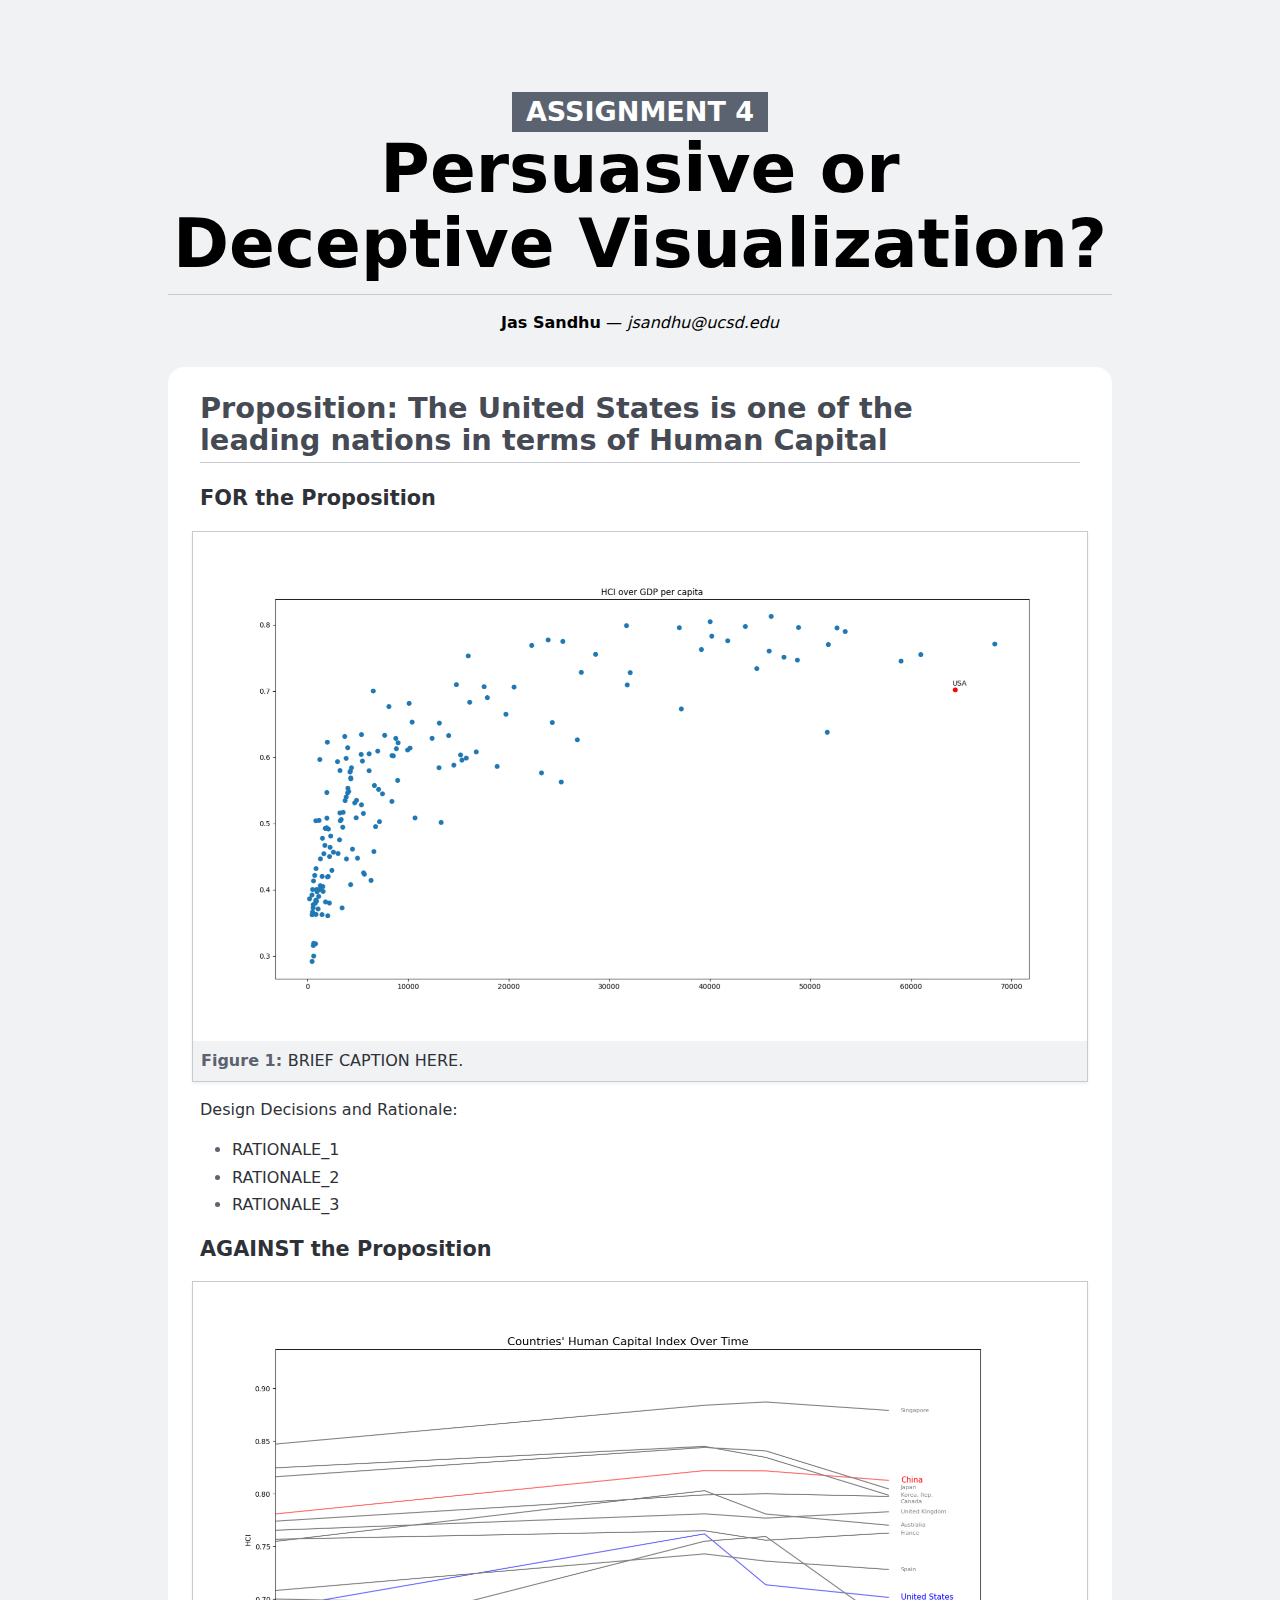
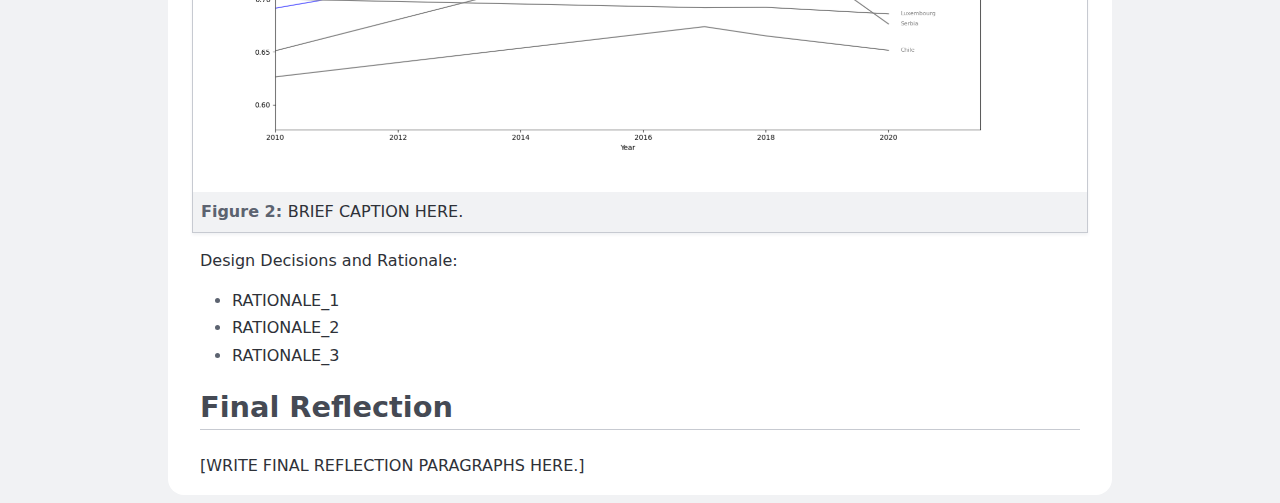
<file: proj02/index.html>
<html lang="en"><head>
    <title>Project 2 Report</title>
    <style>
      :root {
        --color-neutral-95: hsl(220 10% 95%);
        --color-neutral-90: hsl(220 10% 90%);
        --color-neutral-80: hsl(220 10% 80%);
        --color-neutral-70: hsl(220 10% 70%);
        --color-neutral-60: hsl(220 10% 60%);
        --color-neutral-50: hsl(220 10% 50%);
        --color-neutral-40: hsl(220 10% 40%);
        --color-neutral-30: hsl(220 10% 30%);
        --color-neutral-20: hsl(220 10% 20%);
        --color-neutral-10: hsl(220 10% 10%);
      }

      html {
        font: 100%/1.5 system-ui;
        counter-reset: figure;
        background: var(--color-neutral-95);
        max-width: min(75vw, 80em);
        margin: 0 auto;
      }

      /* Headings */

      h1,
      h2,
      h3,
      h4,
      h5,
      h6 {
        line-height: 1.1;
        font-weight: 600;
        text-wrap: balance;
      }

      h1,
      h2 {
        border-bottom: 1px solid var(--color-neutral-80);
        padding-bottom: 0.2em;
      }

      h1 {
        margin-block: 1em 0.5rem;
        font-size: clamp(2.5em, 150% + 2vh + 2vw, 10vmin);
        font-weight: 800;

        small {
          display: block;
          width: fit-content;
          padding: 0.2em 0.5em;
          margin-inline: auto;
          color: white;
          background: var(--color-neutral-40);
          font-size: 40%;
          text-transform: uppercase;
          white-space: nowrap;
        }
      }

      h2 {
        font-size: 180%;
        color: var(--color-neutral-30);
      }

      h3 {
        font-size: 130%;
      }

      /* Lists */

      ul,
      ol {
        padding-inline-start: 2em;
      }

      li {
        &::marker {
          color: var(--color-neutral-40);
        }

        + li {
          margin-top: 0.2em;
        }
      }

      /* Sectioning elements */

      header {
        padding-block: 1em;
        text-align: center;
      }

      main {
        background: white;
        color: var(--color-neutral-20);
        border-radius: 1rem;
        padding: 0.1rem 2rem;
      }

      /* Figures */

      figure {
        margin: 1em 0;
        padding: 0.5rem;
        margin-inline: -0.5em;
        border: 1px solid var(--color-neutral-80);
        box-shadow: 0 0.1em 0.2em var(--color-neutral-95);
        text-align: center;
        background: white;

        > figcaption {
          font: 500 75% var(--font-sans);
          background: var(--color-neutral-95);
          padding: 0.5rem;
          margin: -0.5rem;
          margin-top: 0.5rem;
          counter-increment: figure;
          text-align: left;

          &::before {
            content: 'Figure ' counter(figure) ': ';
            font-weight: bold;
            color: var(--color-neutral-40);
          }

          a:not(:hover, :focus, :active) {
            color: inherit;
            text-decoration: underline;
            text-decoration-color: color-mix(
              in lab,
              currentColor,
              transparent 70%
            );
          }
        }
      }
    </style>
  </head>

  <body>
    <header>
      <h1>
        <small>Assignment 4</small>
        Persuasive or Deceptive Visualization?
      </h1>

      <p><strong>Jas Sandhu</strong> — <em>jsandhu@ucsd.edu</em></p>
    </header>

    <main>
      <h2>Proposition: The United States is one of the leading nations in terms of Human Capital</h2>

      <section>
        <h3>FOR the Proposition</h3>

        <figure>
          <img src="for.png" alt="" width="100%">
          <figcaption>BRIEF CAPTION HERE.</figcaption>
        </figure>

        <p>Design Decisions and Rationale:</p>

        <ul>
          <li>RATIONALE_1</li>
          <li>RATIONALE_2</li>
          <li>RATIONALE_3</li>
        </ul>
      </section>

      <section>
        <h3>AGAINST the Proposition</h3>

        <figure>
          <img src="against.png" alt="" width="100%">
          <figcaption>BRIEF CAPTION HERE.</figcaption>
        </figure>

        <p>Design Decisions and Rationale:</p>

        <ul>
          <li>RATIONALE_1</li>
          <li>RATIONALE_2</li>
          <li>RATIONALE_3</li>
        </ul>
      </section>

      <section>
        <h2>Final Reflection</h2>

        <p>[WRITE FINAL REFLECTION PARAGRAPHS HERE.]</p>
      </section>
    </main>
  

</body></html>
</file>
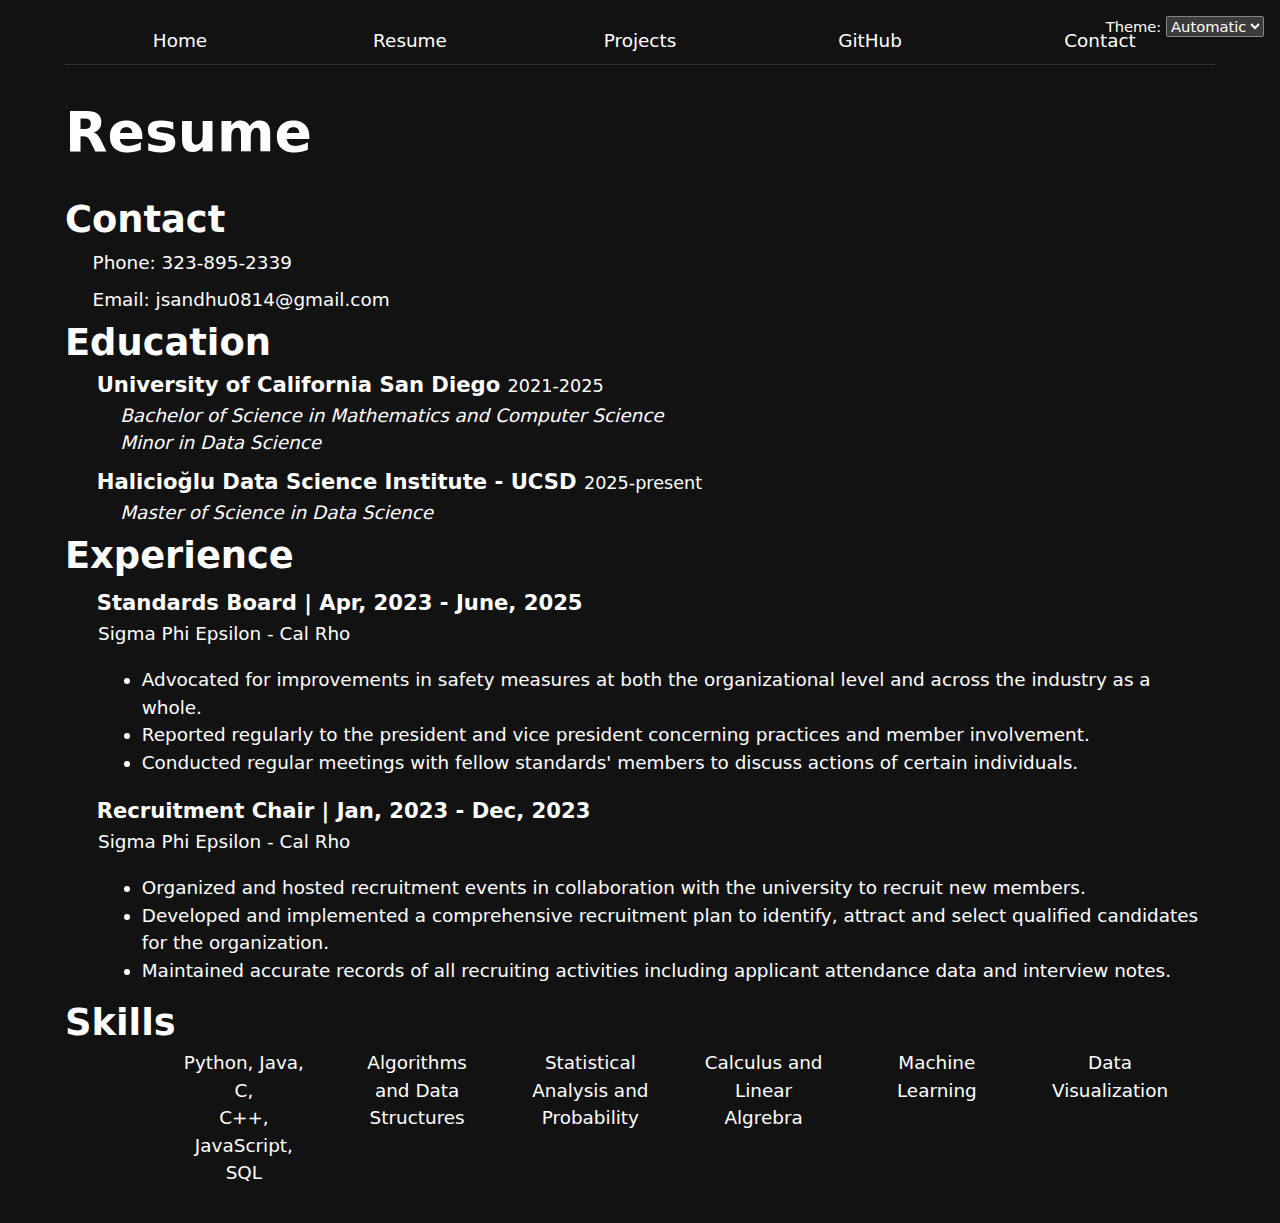
<file: resume/index.html>
<!DOCTYPE html>
<html lang="en">
<head>
    <meta charset="UTF-8">
    <meta name="viewport" content="width=device-width, initial-scale=1.0">
    <title>Resume</title>
    <link href="../style.css" rel="stylesheet"/>
    <script type="module" src="../global.js"></script>
</head>
<body>
    <!--<nav>
            <a href="../index.html">Home</a>
            <a href="../resume/index.html">Resume</a>
            <a href="../projects/index.html">Projects</a>
            <a href="https://github.com/JasSandhu14" target="_blank">GitHub</a>
            <a href="../contact/index.html">Contact</a>
    </nav>-->

    <h1>Resume</h1>
    <div class="resume">
        <section class="contact">
            <h2>Contact</h2>
            <p class="contact-element">Phone: 323-895-2339</p>
            <p class="contact-element">Email: jsandhu0814@gmail.com</p>
        </section>

        <section class="education">
            <h2>Education</h2>
            <p class="education_title">University of California San Diego <small class = 'time_range'>2021-2025</small></p>
            <p class="undergrad"><em class="undergrad">Bachelor of Science in Mathematics and Computer Science</em> <br>
            <em class="undergrad">Minor in Data Science</em></p>

            <p class="education_title">Halicioğlu Data Science Institute - UCSD <small class="time_range">2025-present</small></p>
            <p class="undergrad"><em class="undergrad">Master of Science in Data Science</em> <br></p>
        </section>

        <section class="experience">
            <h2>Experience</h2>
            <p class="job_title">Standards Board | <time datetime="2023-04">Apr, 2023</time> - June, 2025 </p>
            <p class="employer">Sigma Phi Epsilon - Cal Rho</p>
                <ul>
                    <li>Advocated for improvements in safety measures at both the organizational level and across the industry as a whole.</li>
                    <li>Reported regularly to the president and vice president concerning practices and member involvement.</li>
                    <li>Conducted regular meetings with fellow standards' members to discuss actions of certain individuals.</li>
                </ul>
            </p>
            <p class="job_title">Recruitment Chair | <time datetime="2023-01">Jan, 2023</time> - <time datetime="2023-12">Dec, 2023</time></p>
            <p class="employer">Sigma Phi Epsilon - Cal Rho</p>
                <ul>
                    <li>Organized and hosted recruitment events in collaboration with the university to recruit new members.</li>
                    <li>Developed and implemented a comprehensive recruitment plan to identify, attract and select qualified candidates for the organization.</li>
                    <li>Maintained accurate records of all recruiting activities including applicant attendance data and interview notes.</li>
                </ul>
            </p>
        </section>

        <section class="skills">
            <h2>Skills</h2>
            <p>Python, Java, C, <br> C++, JavaScript, SQL</p>
            <p>Algorithms and Data Structures</p>
            <p>Statistical Analysis and Probability</p>
            <p>Calculus and Linear Algrebra</p>
            <p>Machine Learning</p>
            <p>Data Visualization</p>
        </section>
    </div>
</body>
</html>
</file>
<file: style.css>
body {
    /* Set line height to 1.5 times the font size
         and use the OS’s UI font as the website font
       */
    font: 115%/1.5 system-ui;
    max-width: 100ch;
    margin-inline: max(1em, (100% - 100ch) / 2);
    padding: 10px;
    accent-color: var(--color-accent)
  }

nav {
  display: flex;
  margin-bottom: 1em;
  border-bottom: 1px solid oklch(80% 3% 200);
  --border-color: oklch(50% 10% 200 / 40%);
  border-bottom-color : var(--border-color);
}

nav a{
  flex: 1;
  text-decoration: none;
  color: inherit;
  text-align: center;
  padding: 0.5em;
}

nav a.current {
  border-bottom: 0.4em solid oklch(80% 3% 200);
  padding-bottom: 0.1em;
}

:root {
  --color-accent: oklch(0.55 0.2047 32.82);
  accent-color: var(--color-accent)
}

nav a:hover{
  border-bottom: 0.4em solid var(--color-accent);
  padding-bottom: 0.1em;
  background-color: color-mix(in oklch, var(--color-accent), canvas 85%);
}

/*input, textarea, button{
  font: inherit;
}

label, input, textarea, button{
  display: block;
  width: 100%;
  box-sizing: border-box;
  margin-block: 0.5em;
} */

form {
  display: grid;
  grid-template-columns: auto 1fr;
  gap: 1em;
}

form label{
  display: grid;
  grid-template-columns: subgrid;
}

form button {
  grid-column: 1 / -1;
}

.projects {
  display: grid;
  grid-template-columns: repeat(auto-fill, minmax(15em, 1fr));

  article {
    display: grid;
    grid-template-rows: subgrid;
    grid-row: span 3;
    gap: 0.5em;
  }

  h2 {
    margin: 0;
  }
}

h1 {
  font-size: 300%;
}

h1, h2, h3, h4, h5, h6 {
  line-height: 1.1;
  text-wrap: balance;
}

.resume{
  h2 {
    font-size: 200%;
    margin: 0;
  }
}

.contact {
  .contact-element{
    display: flex;
    margin-top: 0.5em;
    margin-bottom: 0.5em;
    margin-inline-start: 1.5em;
  }
}

.education {
  max-width: fit-content;

  .undergrad, .grad{
    margin-top: -0.5em;
    margin-bottom: 0.5em;
    margin-inline-start: 1.5em;
  }

  .education_title{
    font-size: 115%;
    font-weight: 600;
    margin-inline-start: 1.5em;
    margin-top: 0.25em;
    margin-bottom: 0.5em;
  }

  .time_range {
    font-weight: normal;
  }

}

.experience{

  .job_title {
    font-size: 115%;
    font-weight: 600;
    margin-inline-start: 1.5em;
    margin-top: 0.5em;
    margin-bottom: 0.5em;
  }

  .employer {
    margin-inline-start: 1.8em;
    margin-top: -0.5em;
    margin-bottom: 0.5em;
  }

  ul {
    margin-inline-start: 2.0em;
  }
}

.skills {
  display: flex;

  p {
    flex: 1;
    text-align: center;
    margin-top: 2.5em;
    margin-inline-end: 2em;
  }
}

html {
  color-scheme: dark;
}

.color-scheme {
  position: absolute;
  top: 1rem;
  right: 1rem;
  font: inherit;
  font-size: 80%;
}

label option, label select{
  font-size: 80%;
  font: inherit;
}

#profile-stats, #stats {

  padding: 1rem;

  dl {
    display: grid;
    grid-template-columns: repeat(4, 1fr);
    gap: 0.5rem;
  }

  dt {
    grid-row: 1;
    font-size: 95%;
    text-transform: uppercase;
    opacity: 0.55;
    font-family: Verdana, Geneva, Tahoma, sans-serif;
    margin-bottom: -0.75rem;
  }

  dd {
    opacity: 1;
    grid-row: 2;
    margin: 0;
    font-size: 110%;
    font-family: Verdana, Geneva, Tahoma, sans-serif;
    font-weight: 550;
  }
}

#projects-pie-plot {
  max-width: 20em;
  margin-block: 2em;
  overflow: visible;
}

.swatch {
  display: inline-block;
  width: 25px;
  aspect-ratio: 1 / 1;
  background-color: var(--color);
  border-radius: 50%;
  row-gap: 0em;
  column-gap: 0em;
}

.legend{
  display: grid;
  grid-template-columns: repeat(auto-fill, minmax(8em, 5fr));
  flex: 1;
}

.data-points {
  display: flex;
  align-items: center;
  gap: 0.4em;
  padding: 0.5em;
}

.container {
  display: flex;
  align-items: center;
}

&:has(path:hover) {
  path:not(:hover) {
    opacity: 0.5;
  }
}

path {
  transition: 300ms;
  cursor: pointer;
}

.selected {
  --color: oklch(0.43 0.0069 19.55) !important;

  &:is(path) {
    fill: var(--color);
  }
}

.tick {
  opacity: 0.25;
}

dl.info {
  display: grid;
  background-color: lightgray;
  border-radius: 10%;
  padding: 0.35em;
  transition-duration: 500ms;
  transition-property: opacity, visibility;
  
  dd {
    margin-left: 0.1em;
    opacity: 1;
    font-weight: 550;
  }

  dt{
    opacity: 0.5;
  }
}

dl.info[hidden]:not(:hover, :focus-within) {
  opacity: 0;
  visibility: hidden;
}

.tooltip {
  position: fixed;
  top: 1em;
  left: 1em;
}

circle {
  transition: 200ms;
  transform-origin: center;
  transform-box: fill-box;
}

circle:hover {
  transform: scale(1.5);
}

@keyframes marching-ants {
  to {
    stroke-dashoffset: -8; /* 5 + 3 */
  }
}

.selection {
  fill-opacity: 0.1;
  stroke: black;
  stroke-opacity: 0.7;
  stroke-dasharray: 5 3;
  animation: marching-ants 2s linear infinite;
}

#language-breakdown {
  display: flex;
  font-family: 'Courier New', Courier, monospace;
  margin-left: 2.5em;

  dt {
    font-weight: bold;
    margin-right: -2.5em;
  }

  dd {
    flex: 1;
    padding-left: 0.8em;
  }
}

.dots circle{
  fill: var(--color-accent);
  @starting-style {
    r: 0;
  }
}

circle.selected {
  fill: var(--color);
}

#slider {
  display: flex;
  align-items: baseline;
  gap: 1em;
  border-radius: 0.5em;
  margin-bottom: 0.5em;
}

#slider label {
  display: flex;
  flex: 1;
  gap: 0.35em;
}

#commit-progress {
  flex-grow: 1;
  margin-top: 0.25em;
}

#commit-time {
  margin-left: auto;
  font-weight: 600;
  color: var(--color-accent);
}

#files {
  display: grid;
  grid-template-columns: 1fr 4fr;

  > div {
    grid-column: 1 / -1;
    display: grid;
    grid-template-columns: subgrid;
  }

  dt {
    grid-column: 1;
  }

  dd {
    grid-column: 2;
  }
}

#files .loc {
  display: flex;
  width: 0.5em;
  aspect-ratio: 1;
  background: var(--color);
  border-radius: 50%;
}

#files dd {
  grid-column: 2;
  display: flex;
  flex-wrap: wrap;
  align-items: start;
  align-content: start;
  gap: 0.15em;
  padding-top: 0.6em;
  margin-left: 0.5em;
}

#files small {
  display: block;
  opacity: 0.55;
  margin-top: -0.25em;
}

#scrolly-1 {
  position: relative;
  display: flex;
  gap: 1rem;

  > * {
    flex: 1;
  }
}

#scatter-story {
  position: relative;
}

#scatter-plot {
  position: sticky;
  top: 0;
  left: 0;
  bottom: auto;
  height: 50vh;
}
</file>
